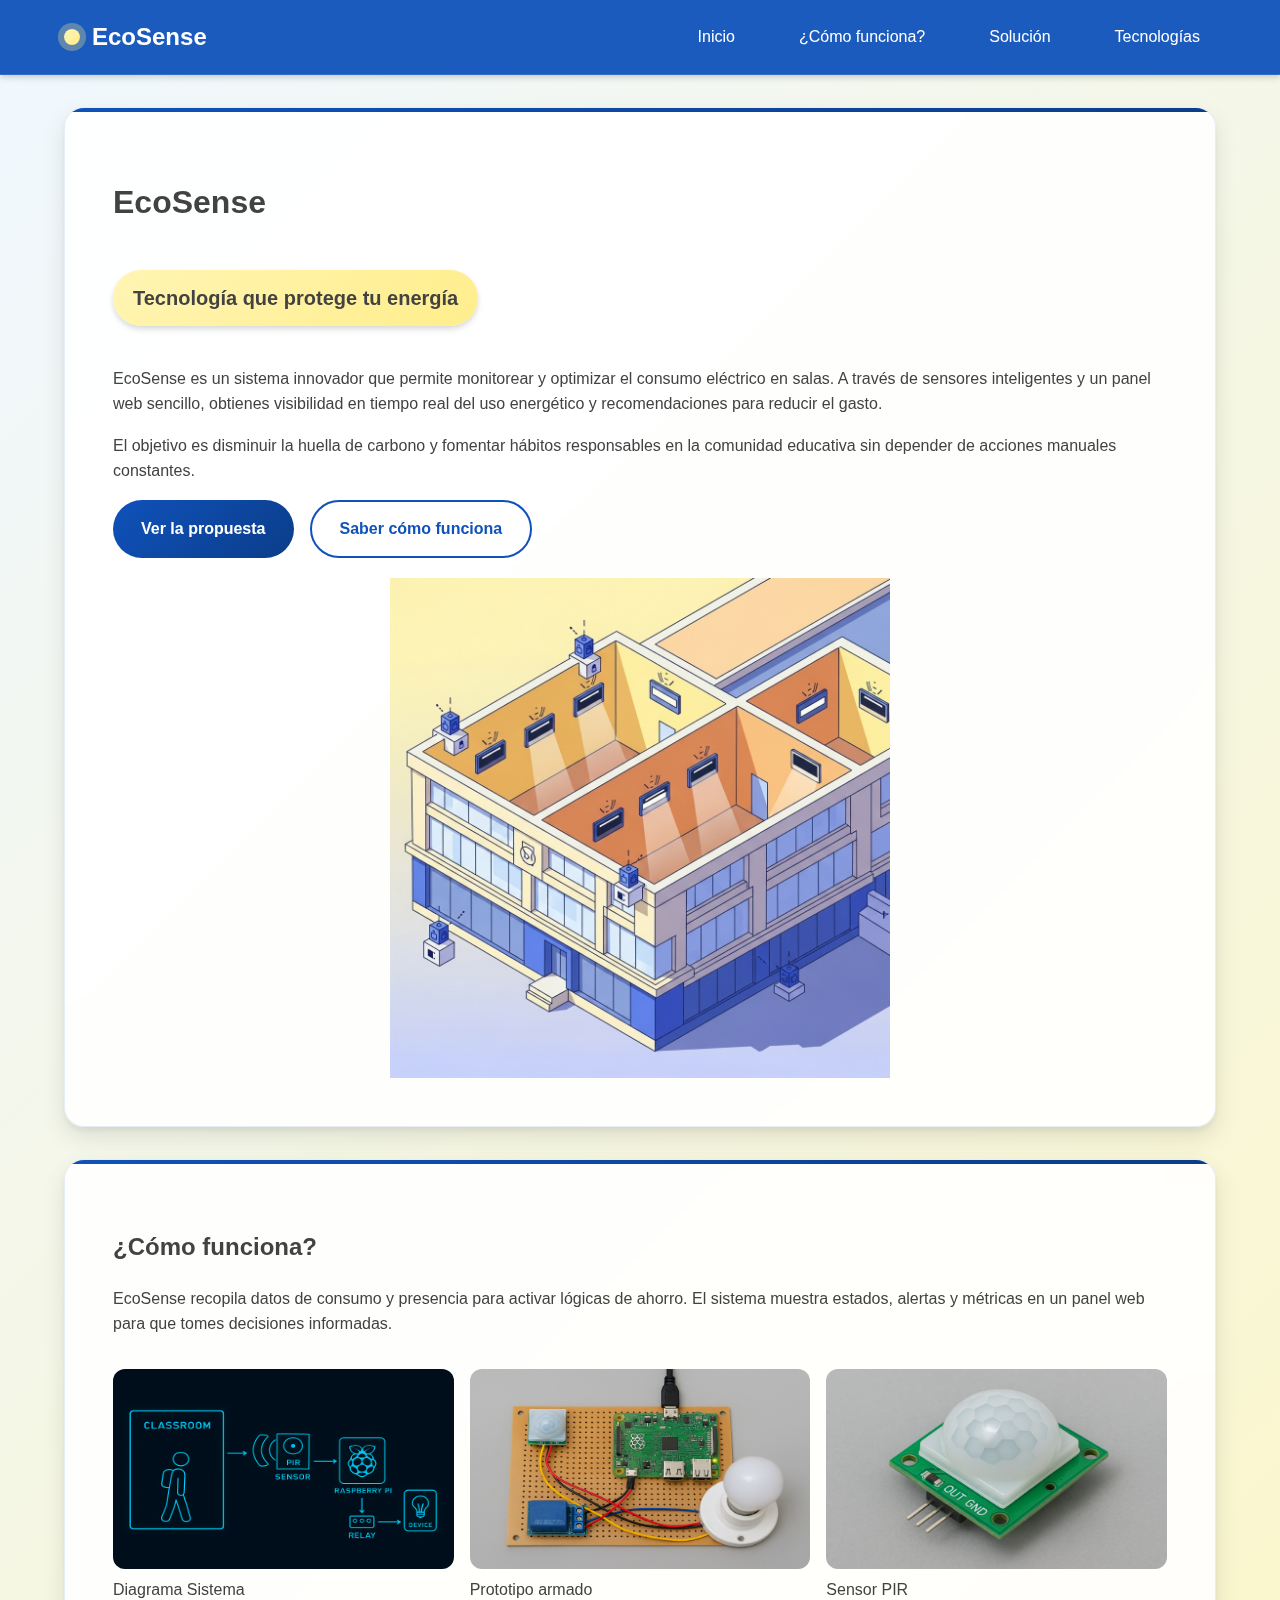
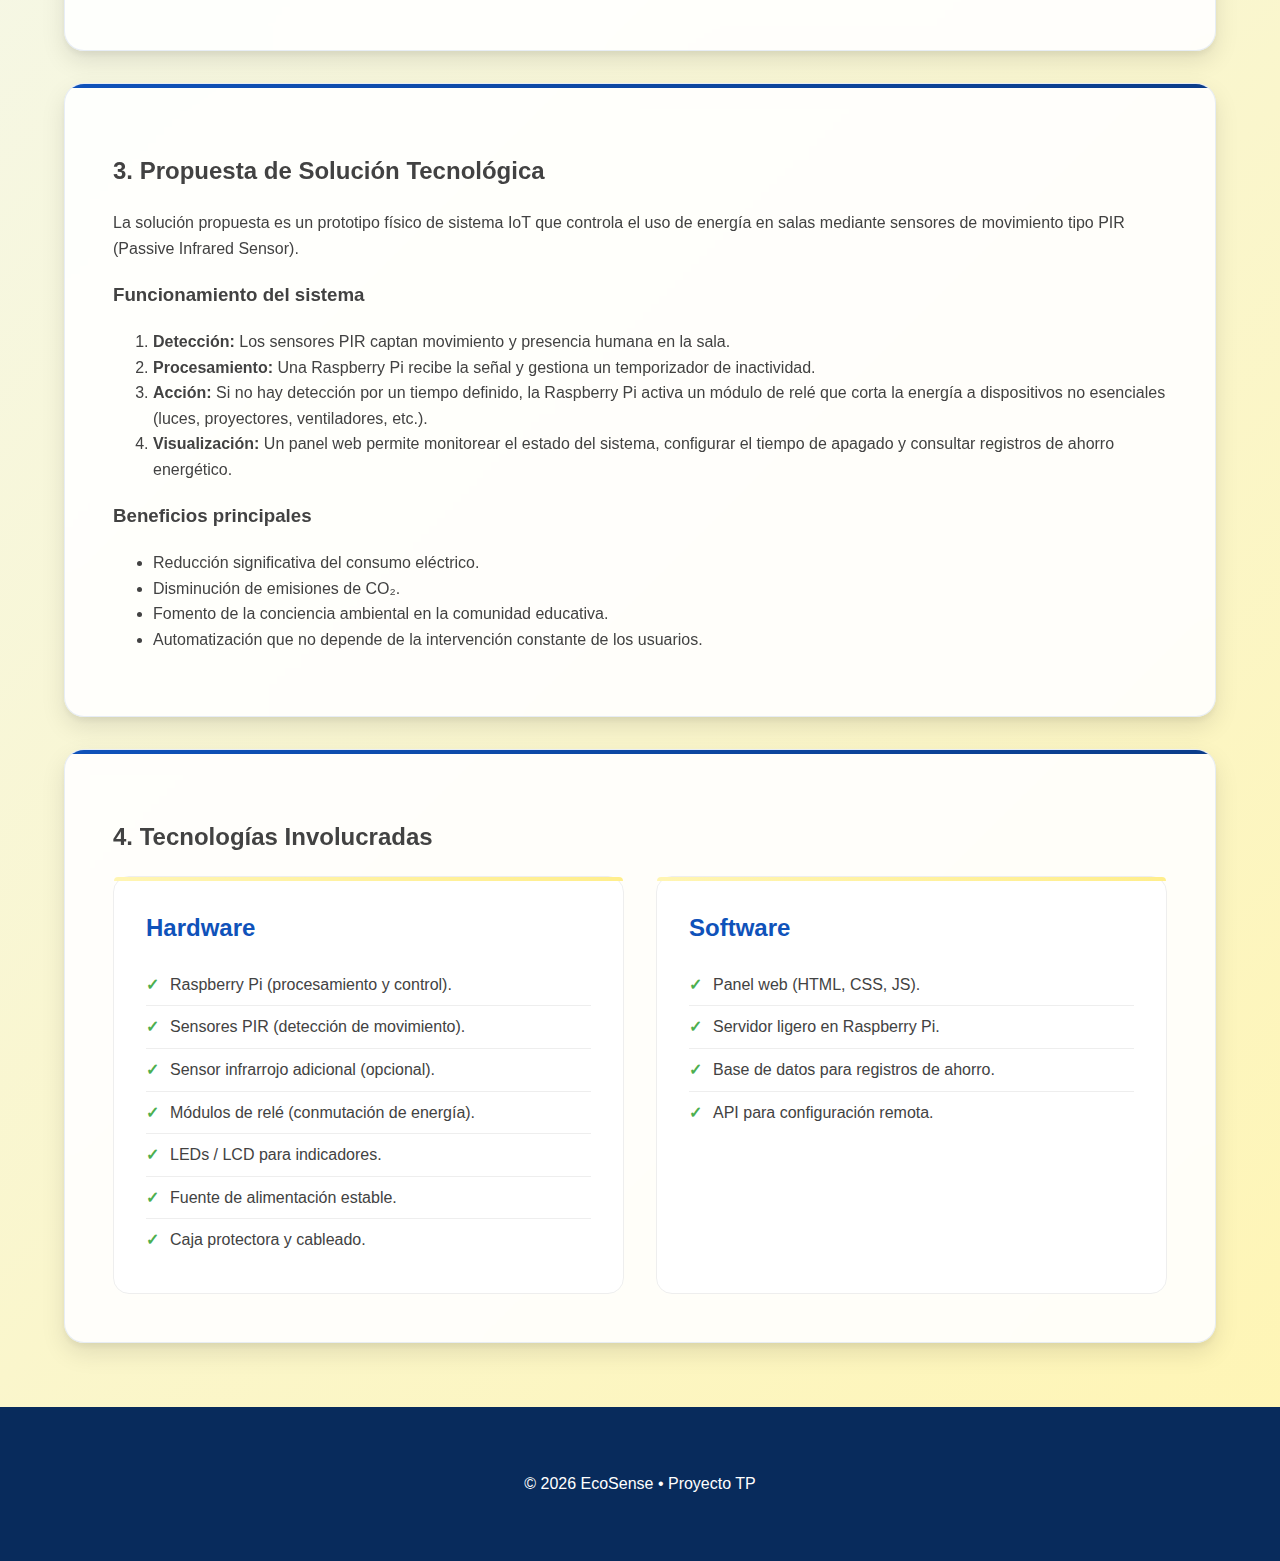
<file: index.html>
<!-- index.html -->
<!DOCTYPE html>
<html lang="es">

<head>
    <meta charset="UTF-8" />
    <meta name="viewport" content="width=device-width, initial-scale=1.0" />
    <link rel="stylesheet" href="style.css" />
    <title>Página informativa EcoSense - Proyecto TP</title>
</head>

<body>
    <header class="topbar">
        <div class="brand">
            <span class="logo-dot" aria-hidden="true"></span>
            <strong>EcoSense</strong>
        </div>
        <nav class="nav">
            <a href="#intro">Inicio</a>
            <a href="#funciona">¿Cómo funciona?</a>
            <a href="#propuesta">Solución</a>
            <a href="#tecnologias">Tecnologías</a>
        </nav>
    </header>

    <main>
        <!-- Sección principal -->
        <section id="intro" class="container_uno card">
            <div class="left">
                <h1>EcoSense</h1>
                <p class="tagline">Tecnología que protege tu energía</p>
                <p>
                    EcoSense es un sistema innovador que permite monitorear y optimizar
                    el consumo eléctrico en salas. A través de sensores inteligentes y
                    un panel web sencillo, obtienes visibilidad en tiempo real del uso
                    energético y recomendaciones para reducir el gasto.
                </p>
                <p>
                    El objetivo es disminuir la huella de carbono y fomentar hábitos
                    responsables en la comunidad educativa sin depender de acciones
                    manuales constantes.
                </p>
                <div class="cta-row">
                    <a class="btn btn-primary" href="#propuesta">Ver la propuesta</a>
                    <a class="btn btn-outline" href="#funciona">Saber cómo funciona</a>
                </div>
            </div>
            <div class="right">
                <img src="img/prototipo.png" alt="prototipo" height="500vh" />
            </div>
        </section>

        <!-- Nueva sección con más imágenes -->
        <section id="funciona" class="container_dos card">
            <h2>¿Cómo funciona?</h2>
            <p>
                EcoSense recopila datos de consumo y presencia para activar lógicas de
                ahorro. El sistema muestra estados, alertas y métricas en un panel web
                para que tomes decisiones informadas.
            </p>
            <div class="image_gallery">
                <figure>
                    <img src="img/diagrama.png" alt="Diagrama del sistema EcoSense" height="200vh" />
                    <figcaption>Diagrama Sistema</figcaption>
                </figure>
                <figure>
                    <img src="img/prototipo_arm.png" alt="Prototipo armado" height="200vh" />
                    <figcaption>Prototipo armado</figcaption>
                </figure>
                <figure>
                    <img src="img/sensor.png" alt="Sensor PIR" height="200vh" />
                    <figcaption>Sensor PIR</figcaption>
                </figure>
            </div>
        </section>

        <!-- Sección propuesta -->
        <section id="propuesta" class="container_tres card">
            <h2>3. Propuesta de Solución Tecnológica</h2>
            <p>
                La solución propuesta es un prototipo físico de sistema IoT que
                controla el uso de energía en salas mediante sensores de movimiento
                tipo PIR (Passive Infrared Sensor).
            </p>

            <h3>Funcionamiento del sistema</h3>
            <ol class="steps">
                <li>
                    <strong>Detección:</strong> Los sensores PIR captan movimiento y
                    presencia humana en la sala.
                </li>
                <li>
                    <strong>Procesamiento:</strong> Una Raspberry Pi recibe la señal y
                    gestiona un temporizador de inactividad.
                </li>
                <li>
                    <strong>Acción:</strong> Si no hay detección por un tiempo definido,
                    la Raspberry Pi activa un módulo de relé que corta la energía a
                    dispositivos no esenciales (luces, proyectores, ventiladores, etc.).
                </li>
                <li>
                    <strong>Visualización:</strong> Un panel web permite monitorear el
                    estado del sistema, configurar el tiempo de apagado y consultar
                    registros de ahorro energético.
                </li>
            </ol>

            <h3>Beneficios principales</h3>
            <ul class="benefits">
                <li>Reducción significativa del consumo eléctrico.</li>
                <li>Disminución de emisiones de CO₂.</li>
                <li>Fomento de la conciencia ambiental en la comunidad educativa.</li>
                <li>
                    Automatización que no depende de la intervención constante de los
                    usuarios.
                </li>
            </ul>
        </section>

        <!-- Sección tecnologías -->
        <section id="tecnologias" class="container_cuatro card">
            <h2>4. Tecnologías Involucradas</h2>

            <div class="tech-grid">
                <article class="tech-card">
                    <h3>Hardware</h3>
                    <ul>
                        <li>Raspberry Pi (procesamiento y control).</li>
                        <li>Sensores PIR (detección de movimiento).</li>
                        <li>Sensor infrarrojo adicional (opcional).</li>
                        <li>Módulos de relé (conmutación de energía).</li>
                        <li>LEDs / LCD para indicadores.</li>
                        <li>Fuente de alimentación estable.</li>
                        <li>Caja protectora y cableado.</li>
                    </ul>
                </article>
                <article class="tech-card">
                    <h3>Software</h3>
                    <ul>
                        <li>Panel web (HTML, CSS, JS).</li>
                        <li>Servidor ligero en Raspberry Pi.</li>
                        <li>Base de datos para registros de ahorro.</li>
                        <li>API para configuración remota.</li>
                    </ul>
                </article>
            </div>
        </section>
    </main>

    <footer class="site-footer">
        <p>© <span id="year"></span> EcoSense • Proyecto TP</p>
    </footer>

    <script>
        // Año dinámico
        document.getElementById("year").textContent = new Date().getFullYear();
    </script>
</body>

</html>
</file>
<file: style.css>
/* =====================================
VARIABLES CSS - PALETA DE COLORES
   ===================================== */
:root {
    /* Paleta expandida con tonalidades */
    --primary: #FFEE8C;
    --primary-light: #FFF5B3;
    --primary-dark: #E6D166;
    --primary-darker: #CCA64D;

    --secondary: #0F52BA;
    --secondary-light: #4A7DCC;
    --secondary-dark: #0B3D8A;
    --secondary-darker: #082B5C;

    --accent: #FF6B35;
    --accent-light: #FF8A5F;
    --accent-dark: #E55225;

    --success: #4CAF50;
    --warning: #FF9800;

    /* Colores neutrales */
    --white: #ffffff;
    --gray-50: #fafafa;
    --gray-100: #f5f5f5;
    --gray-200: #eeeeee;
    --gray-300: #e0e0e0;
    --gray-600: #757575;
    --gray-800: #424242;
    --gray-900: #212121;

    /* Variables derivadas */
    --primary-ink: var(--gray-800);
    --secondary-ink: var(--white);

    /* Sombras */
    --shadow-sm: 0 1px 3px rgba(0, 0, 0, 0.12), 0 1px 2px rgba(0, 0, 0, 0.24);
    --shadow-md: 0 4px 6px rgba(0, 0, 0, 0.1), 0 2px 4px rgba(0, 0, 0, 0.06);
    --shadow-lg: 0 10px 25px rgba(0, 0, 0, 0.1), 0 4px 6px rgba(0, 0, 0, 0.05);
    --shadow-xl: 0 20px 40px rgba(0, 0, 0, 0.1), 0 8px 16px rgba(0, 0, 0, 0.06);

    /* Gradientes */
    --gradient-primary: linear-gradient(135deg, var(--primary-light), var(--primary));
    --gradient-secondary: linear-gradient(135deg, var(--secondary), var(--secondary-dark));
    --gradient-hero: linear-gradient(135deg, #f0f8ff 0%, var(--primary-light) 100%);
}

/* =====================================
    RESET Y BASE STYLES
   ===================================== */
* {
    box-sizing: border-box;
}

html {
    scroll-behavior: smooth;
}

html,
body {
    margin: 0;
    padding: 0;
}

body {
    font-family: 'Segoe UI', Tahoma, Geneva, Verdana, sans-serif;
    color: var(--primary-ink);
    background: var(--gradient-hero);
    line-height: 1.6;
    overflow-x: hidden;
}

/* =====================================
    HEADER Y NAVEGACIÓN
   ===================================== */
.topbar {
    position: sticky;
    top: 0;
    z-index: 100;
    display: flex;
    align-items: center;
    justify-content: space-between;
    padding: 16px 5%;
    background: rgba(15, 82, 186, 0.95);
    backdrop-filter: blur(10px);
    border-bottom: 1px solid rgba(255, 255, 255, 0.1);
    box-shadow: var(--shadow-md);
    transition: all 0.3s ease;
}

.brand {
    display: flex;
    align-items: center;
    gap: 12px;
    font-size: 24px;
    font-weight: 700;
    color: var(--white);
}

.logo-dot {
    width: 16px;
    height: 16px;
    border-radius: 50%;
    background: var(--gradient-primary);
    box-shadow: 0 0 0 6px rgba(255, 238, 140, 0.3);
    animation: pulse 2s infinite;
}

@keyframes pulse {

    0%,
    100% {
        transform: scale(1);
    }

    50% {
        transform: scale(1.1);
    }
}

.nav {
    display: flex;
    gap: 2rem;
}

.nav a {
    color: var(--white);
    text-decoration: none;
    font-weight: 500;
    padding: 8px 16px;
    border-radius: 25px;
    transition: all 0.3s ease;
    position: relative;
    overflow: hidden;
}

.nav a::before {
    content: '';
    position: absolute;
    top: 0;
    left: -100%;
    width: 100%;
    height: 100%;
    background: var(--gradient-primary);
    transition: left 0.3s ease;
    z-index: -1;
}

.nav a:hover::before {
    left: 0;
}

.nav a:hover {
    color: var(--secondary-dark);
    transform: translateY(-2px);
}

/* =====================================
    LAYOUT PRINCIPAL
   ===================================== */
main {
    max-width: 1400px;
    margin: 0 auto;
    padding: 0 5%;
}

/* =====================================
    COMPONENTES BASE
   ===================================== */
.card {
    background: rgba(255, 255, 255, 0.9);
    border: 1px solid rgba(15, 82, 186, 0.1);
    border-radius: 20px;
    padding: 3rem;
    box-shadow: var(--shadow-lg);
    backdrop-filter: blur(10px);
    margin: 2rem 0;
    position: relative;
    overflow: hidden;
    animation: slideInFromBottom 0.8s ease-out;
}

.card::before {
    content: '';
    position: absolute;
    top: 0;
    left: 0;
    right: 0;
    height: 4px;
    background: var(--gradient-secondary);
}

/* =====================================
BOTONES
   ===================================== */
.btn {
    display: inline-flex;
    align-items: center;
    gap: 8px;
    padding: 14px 28px;
    border-radius: 50px;
    font-weight: 600;
    text-decoration: none;
    transition: all 0.3s cubic-bezier(0.4, 0, 0.2, 1);
    border: none;
    cursor: pointer;
    font-size: 16px;
    position: relative;
    overflow: hidden;
}

.btn::before {
    content: '';
    position: absolute;
    top: 0;
    left: -100%;
    width: 100%;
    height: 100%;
    background: linear-gradient(90deg, transparent, rgba(255, 255, 255, 0.3), transparent);
    transition: left 0.5s;
}

.btn:hover::before {
    left: 100%;
}

.btn:hover {
    transform: translateY(-3px);
    box-shadow: var(--shadow-xl);
}

.btn-primary {
    background: var(--gradient-secondary);
    color: var(--white);
}

.btn-outline {
    border: 2px solid var(--secondary);
    color: var(--secondary);
    background: transparent;
}

.btn-outline:hover {
    background: var(--secondary);
    color: var(--white);
}

/*=====================================
    SECCIÓN HERO
   ===================================== */
.hero {
    display: grid;
    grid-template-columns: 1fr 1fr;
    gap: 4rem;
    align-items: center;
    min-height: 80vh;
    padding: 4rem 0;
}

.hero-content h1 {
    font-size: clamp(3rem, 8vw, 6rem);
    line-height: 0.9;
    color: var(--secondary);
    margin: 0 0 1rem;
    background: var(--gradient-secondary);
    -webkit-background-clip: text;
    -webkit-text-fill-color: transparent;
    background-clip: text;
    animation: fadeInUp 1s ease-out;
}

@keyframes fadeInUp {
    from {
        opacity: 0;
        transform: translateY(30px);
    }

    to {
        opacity: 1;
        transform: translateY(0);
    }
}

.tagline {
    font-size: 20px;
    font-weight: 600;
    background: var(--gradient-primary);
    display: inline-block;
    padding: 12px 20px;
    border-radius: 30px;
    margin-bottom: 1.5rem;
    box-shadow: var(--shadow-md);
    animation: fadeInUp 1s ease-out 0.2s both;
}

.hero-description {
    font-size: 18px;
    line-height: 1.7;
    margin-bottom: 2rem;
    color: var(--gray-600);
    animation: fadeInUp 1s ease-out 0.4s both;
}

.cta-row {
    display: flex;
    gap: 1rem;
    flex-wrap: wrap;
    animation: fadeInUp 1s ease-out 0.6s both;
    margin-bottom: 20px;
}

.hero-image {
    position: relative;
    animation: fadeInRight 1s ease-out 0.3s both;
}

@keyframes fadeInRight {
    from {
        opacity: 0;
        transform: translateX(30px);
    }

    to {
        opacity: 1;
        transform: translateX(0);
    }
}

.hero-image img {
    max-width: 100%;
    height: auto;
    border-radius: 20px;
    box-shadow: var(--shadow-xl);
    transform: perspective(1000px) rotateY(-5deg) rotateX(2deg);
    transition: transform 0.3s ease;
}

.hero-image:hover img {
    transform: perspective(1000px) rotateY(0deg) rotateX(0deg);
}

/* =====================================
SECCIÓN CÓMO FUNCIONA
   ===================================== */
.how-it-works {
    text-align: center;
}

.how-it-works h2 {
    font-size: 3rem;
    color: var(--secondary);
    margin-bottom: 2rem;
    position: relative;
}

.how-it-works h2::after {
    content: '';
    position: absolute;
    bottom: -10px;
    left: 50%;
    transform: translateX(-50%);
    width: 80px;
    height: 4px;
    background: var(--gradient-primary);
    border-radius: 2px;
}

.section-description {
    font-size: 18px;
    line-height: 1.7;
    margin-bottom: 2rem;
    color: var(--gray-600);
    max-width: 800px;
    margin-left: auto;
    margin-right: auto;
}

.features-grid {
    display: grid;
    grid-template-columns: repeat(auto-fit, minmax(300px, 1fr));
    gap: 2rem;
    margin-top: 3rem;
}

.feature-card {
    background: var(--white);
    border-radius: 16px;
    padding: 2rem;
    box-shadow: var(--shadow-md);
    transition: all 0.3s ease;
    border: 1px solid var(--gray-200);
    position: relative;
    overflow: hidden;
}

.feature-card::before {
    content: '';
    position: absolute;
    top: 0;
    left: 0;
    right: 0;
    height: 3px;
    background: var(--gradient-primary);
}

.feature-card:hover {
    transform: translateY(-10px);
    box-shadow: var(--shadow-xl);
}

.feature-card img {
    width: 100%;
    height: 200px;
    object-fit: cover;
    border-radius: 12px;
    margin-bottom: 1rem;
}

.feature-card h3 {
    color: var(--secondary);
    margin: 1rem 0;
    font-size: 1.25rem;
}

/* =====================================
    SECCIÓN PROPUESTA
   ===================================== */
.solution h2 {
    font-size: 2.5rem;
    color: var(--secondary);
    margin-bottom: 2rem;
}

.solution h3 {
    color: var(--secondary-dark);
    font-size: 1.8rem;
    margin: 2.5rem 0 1.5rem;
}

.process-steps {
    display: grid;
    gap: 1.5rem;
    margin: 2rem 0;
}

.step {
    display: flex;
    align-items: flex-start;
    gap: 1.5rem;
    padding: 1.5rem;
    background: var(--gray-50);
    border-radius: 16px;
    border-left: 4px solid var(--secondary);
    transition: all 0.3s ease;
}

.step:hover {
    background: var(--primary-light);
    transform: translateX(10px);
}

.step-number {
    flex-shrink: 0;
    width: 40px;
    height: 40px;
    border-radius: 50%;
    background: var(--gradient-secondary);
    color: var(--white);
    display: flex;
    align-items: center;
    justify-content: center;
    font-weight: 700;
    font-size: 18px;
}

.step-content h4 {
    margin: 0 0 0.5rem;
    color: var(--secondary-dark);
    font-size: 1.2rem;
}

.step-content p {
    margin: 0;
    color: var(--gray-600);
}

/* =====================================
BENEFICIOS
   ===================================== */
.benefits-grid {
    display: grid;
    grid-template-columns: repeat(auto-fit, minmax(280px, 1fr));
    gap: 1.5rem;
    margin-top: 2rem;
}

.benefit-card {
    background: var(--white);
    border: 2px solid var(--gray-200);
    border-radius: 16px;
    padding: 1.5rem;
    text-align: center;
    transition: all 0.3s ease;
}

.benefit-card:hover {
    border-color: var(--primary);
    background: var(--primary-light);
    transform: translateY(-5px);
}

.benefit-icon {
    width: 60px;
    height: 60px;
    background: var(--gradient-secondary);
    border-radius: 50%;
    display: flex;
    align-items: center;
    justify-content: center;
    margin: 0 auto 1rem;
    font-size: 24px;
    color: var(--white);
}

.benefit-card h4 {
    color: var(--secondary);
    margin: 0 0 0.5rem;
}

.benefit-card p {
    margin: 0;
    color: var(--gray-600);
}

/* =====================================
SECCIÓN TECNOLOGÍAS
   ===================================== */
.tech-section h2 {
    font-size: 2.5rem;
    color: var(--secondary);
    text-align: center;
    margin-bottom: 3rem;
}

.tech-grid {
    display: grid;
    grid-template-columns: repeat(auto-fit, minmax(350px, 1fr));
    gap: 2rem;
}

.tech-card {
    background: var(--white);
    border: 1px solid var(--gray-200);
    border-radius: 16px;
    padding: 2rem;
    transition: all 0.3s ease;
    position: relative;
}

.tech-card::before {
    content: '';
    position: absolute;
    top: 0;
    left: 0;
    right: 0;
    height: 4px;
    background: var(--gradient-primary);
    border-radius: 16px 16px 0 0;
}

.tech-card:hover {
    box-shadow: var(--shadow-lg);
    transform: translateY(-8px);
}

.tech-card h3 {
    margin: 0 0 1rem;
    color: var(--secondary);
    font-size: 1.5rem;
}

.tech-card ul {
    list-style: none;
    padding: 0;
    margin: 0;
}

.tech-card li {
    padding: 0.5rem 0;
    border-bottom: 1px solid var(--gray-200);
    position: relative;
    padding-left: 1.5rem;
}

.tech-card li::before {
    content: '✓';
    position: absolute;
    left: 0;
    color: var(--success);
    font-weight: bold;
}

.tech-card li:last-child {
    border-bottom: none;
}

/* =====================================
FOOTER
   ===================================== */
.site-footer {
    background: var(--secondary-darker);
    color: var(--white);
    text-align: center;
    padding: 3rem 5%;
    margin-top: 4rem;
}

.footer-content {
    max-width: 1400px;
    margin: 0 auto;
}

.footer-brand {
    font-size: 2rem;
    font-weight: 700;
    margin-bottom: 1rem;
    display: flex;
    align-items: center;
    justify-content: center;
    gap: 12px;
}

.footer-description {
    font-size: 18px;
    margin-bottom: 2rem;
    color: var(--primary-light);
}

/* =====================================
ANIMACIONES
   ===================================== */
@keyframes slideInFromBottom {
    from {
        opacity: 0;
        transform: translateY(50px);
    }

    to {
        opacity: 1;
        transform: translateY(0);
    }
}

/* =====================================
RESPONSIVE DESIGN
   ===================================== */
@media (max-width: 1024px) {
    .hero {
        grid-template-columns: 1fr;
        text-align: center;
        gap: 3rem;
    }
}

.image_gallery {
    display: grid;
    grid-template-columns: repeat(auto-fit, minmax(280px, 1fr));
    gap: 1rem;
    margin-top: 2rem;
}

.image_gallery figure {
    margin: 0;
    position: relative;
}

.image_gallery img {
    width: 100%;
    border-radius: 12px;
    transition: transform 0.3s ease;
}

.image_gallery img:hover {
    transform: scale(1.05);
}

.right{
    display: flex;
    justify-content: center;
}
</file>
